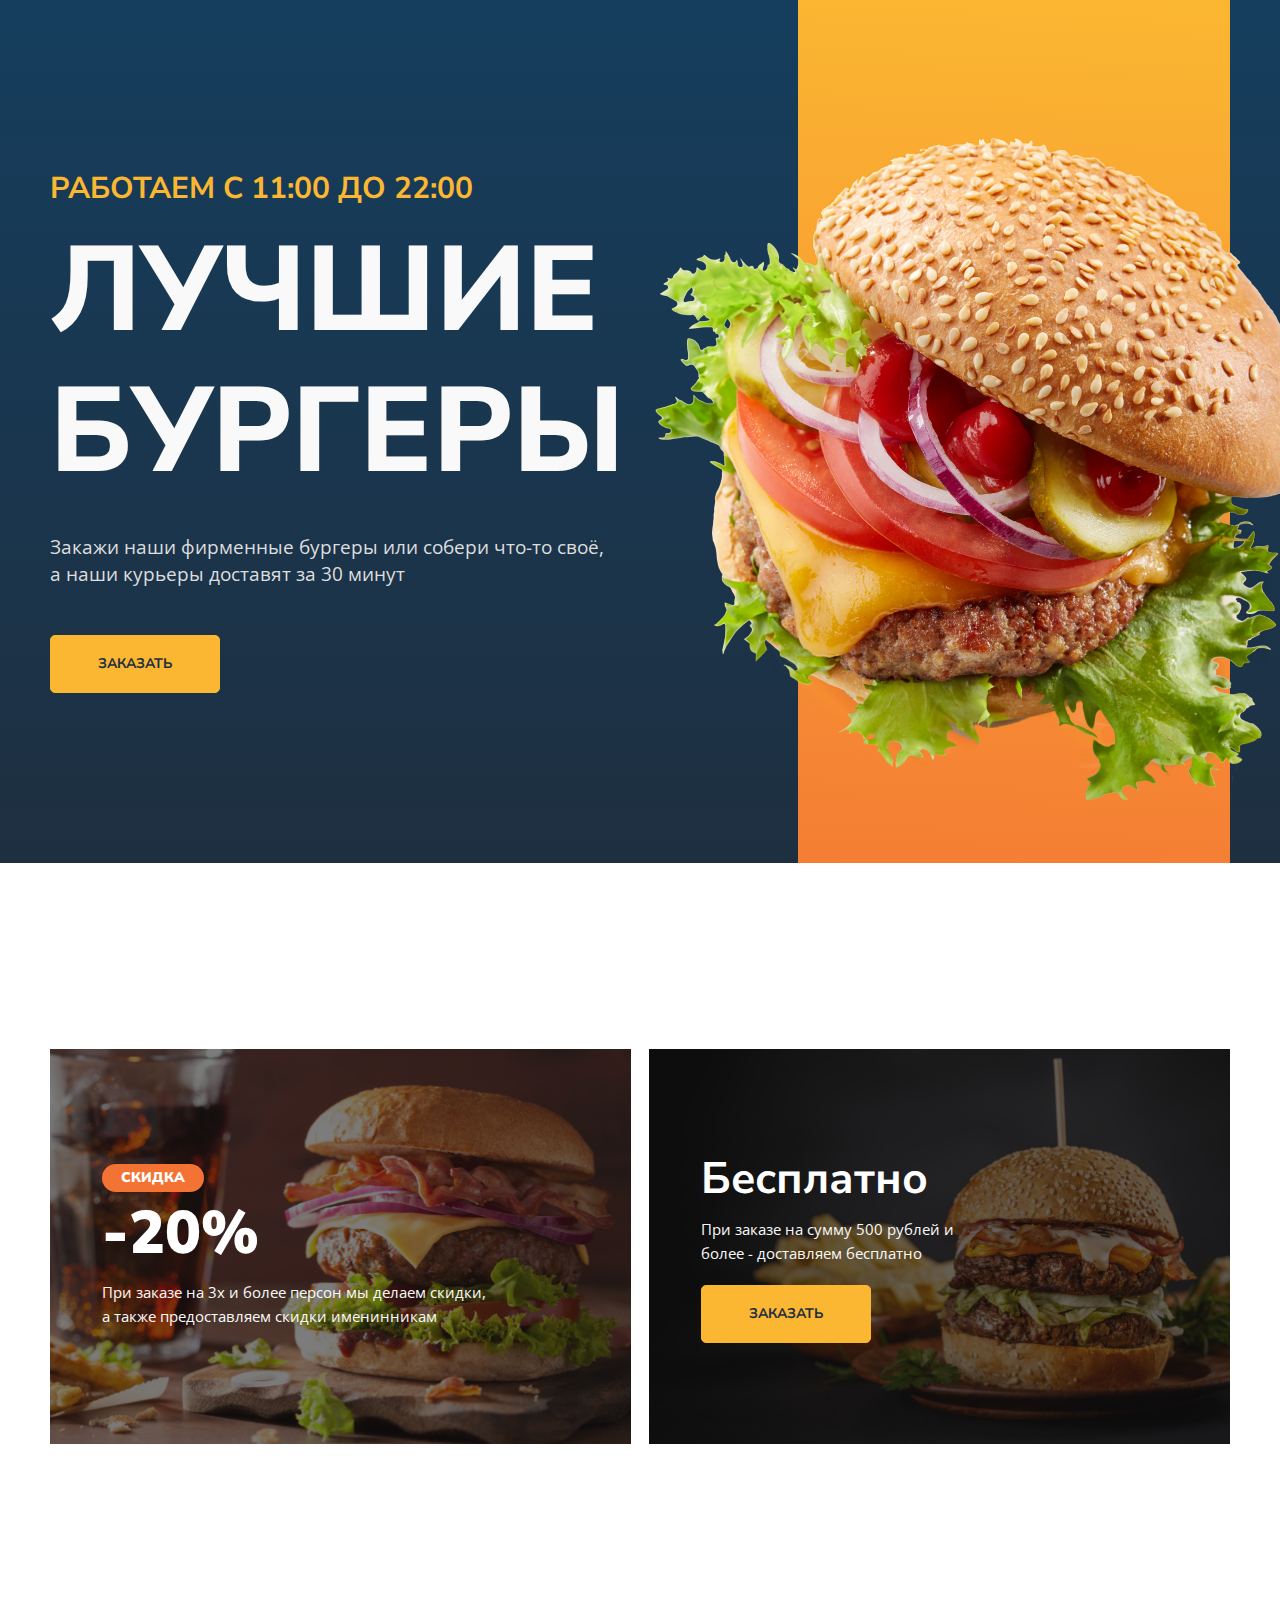
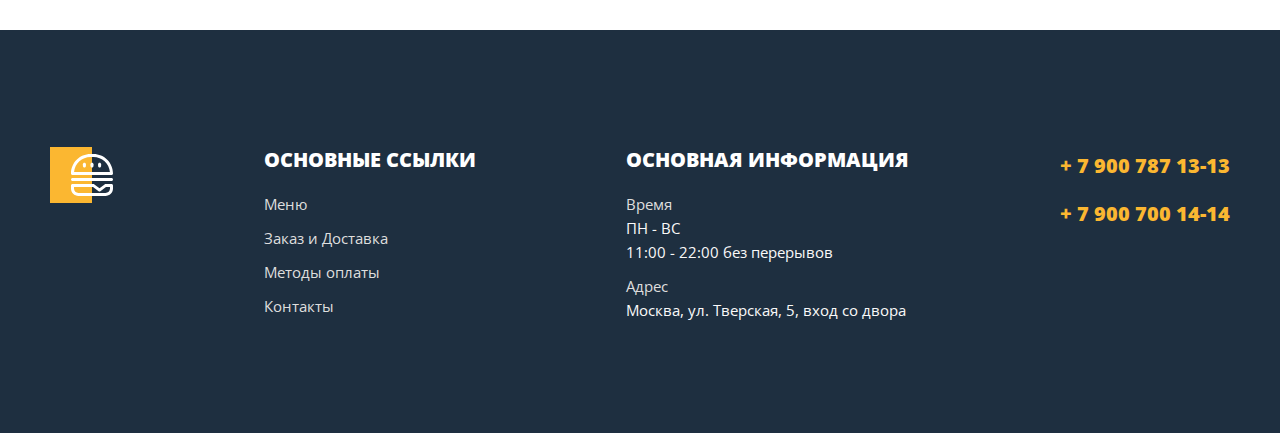
<file: index.html>
<!DOCTYPE html>
<html lang="ru">
<head>
    <meta charset="UTF-8">
    <meta http-equiv="X-UA-Compatible" content="IE=edge">
    <meta name="viewport" content="width=device-width, initial-scale=1.0">
    <title>Burgers</title>
    <link rel="apple-touch-icon" sizes="180x180" href="favicon/apple-touch-icon.png">
    <link rel="icon" type="image/png" sizes="32x32" href="favicon/favicon-32x32.png">
    <link rel="icon" type="image/png" sizes="16x16" href="favicon/favicon-16x16.png">
    <link rel="manifest" href="favicon/site.webmanifest">
    <link rel="mask-icon" href="favicon/safari-pinned-tab.svg" color="#5bbad5">
    <meta name="msapplication-TileColor" content="#ffffff">
    <meta name="theme-color" content="#ffffff">
    <link rel="stylesheet" href="styles/normalize.css">
    <link rel="stylesheet" href="styles/main.css">
    <link rel="preconnect" href="https://fonts.googleapis.com">
    <link rel="preconnect" href="https://fonts.gstatic.com" crossorigin>
    <link href="https://fonts.googleapis.com/css2?family=Nunito+Sans:wght@700;800;900&family=Open+Sans:wght@400;600;700&display=swap" rel="stylesheet"> 
</head>
<body>
    <div class="main">
        <div class="wrapper">
            <div class="main-box">
                <div class="content">
                    <h1 class="content-title">
                        <span>работаем с 11:00 до 22:00</span>
                        Лучшие бургеры
                    </h1>
                    <p class="content-text">
                        Закажи наши фирменные бургеры или собери что-то своё,
                        <br> а наши курьеры доставят за&nbsp;30&nbsp;минут
                    </p>
                    <a class="content-link" href="menu.html">заказать</a>
                </div>
                <div class="visual">
                    <div class="visual-bg"></div>
                    <img src="image/burger.png" alt="Burger">
                </div>
            </div>
        </div>
    </div>
    <div class="promo">
        <div class="wrapper">
            <div class="promo-box">
                <div class="promo-left">
                    <p class="sale">скидка</p>
                    <p class="cost">-20%</p>
                    <p class="promo-description">При заказе на 3х и более персон мы делаем скидки, а также предоставляем скидки именинникам</p>
                </div>
                <div class="promo-right">
                    <p class="free">Бесплатно</p>
                    <p class="promo-description">При заказе на сумму 500 рублей и более&nbsp- доставляем бесплатно</p>
                    <a class="promo-link" href="menu.html">заказать</a>
                </div>
            </div>
        </div>
    </div>
    <footer class="footer">
        <div class="container">
            <div class="footer-box">
                <div class="footer-item">
                    <img class="footer-logo" src="image/footer-logo.svg" alt="Logo">
                </div>
                <div class="footer-item">
                    <h2>основные ссылки</h2>
                    <ul class="footer-list">
                        <li><a href="menu.html">Меню</a></li>
                        <li><a href="#">Заказ и Доставка</a></li>
                        <li><a href="#">Методы оплаты</a></li>
                        <li><a href="#">Контакты</a></li>
                    </ul>
                </div>
                <div class="footer-item">
                    <h2>основная информация</h2>
                    <ul class="footer-list">
                        <li>
                            <span>Время</span>
                            ПН - ВС<br>11:00 - 22:00 без перерывов
                        </li>
                        <li>
                            <span>Адрес</span>
                            Москва, ул. Тверская, 5, вход со двора
                        </li>
                    </ul>
                    </ul>
                </div>
                <div class="footer-tel">
                    <ul class="footer-list footer-list-tel">
                        <li>
                            <a href="tel:+79007871313">+ 7 900 787 13-13</a>
                        </li>
                        <li>
                            <a href="tel:+79007001414">+ 7 900 700 14-14</a>
                        </li>
                    </ul>
                </div>
            </div>
        </div>
    </footer>
</body>
</html>
</file>
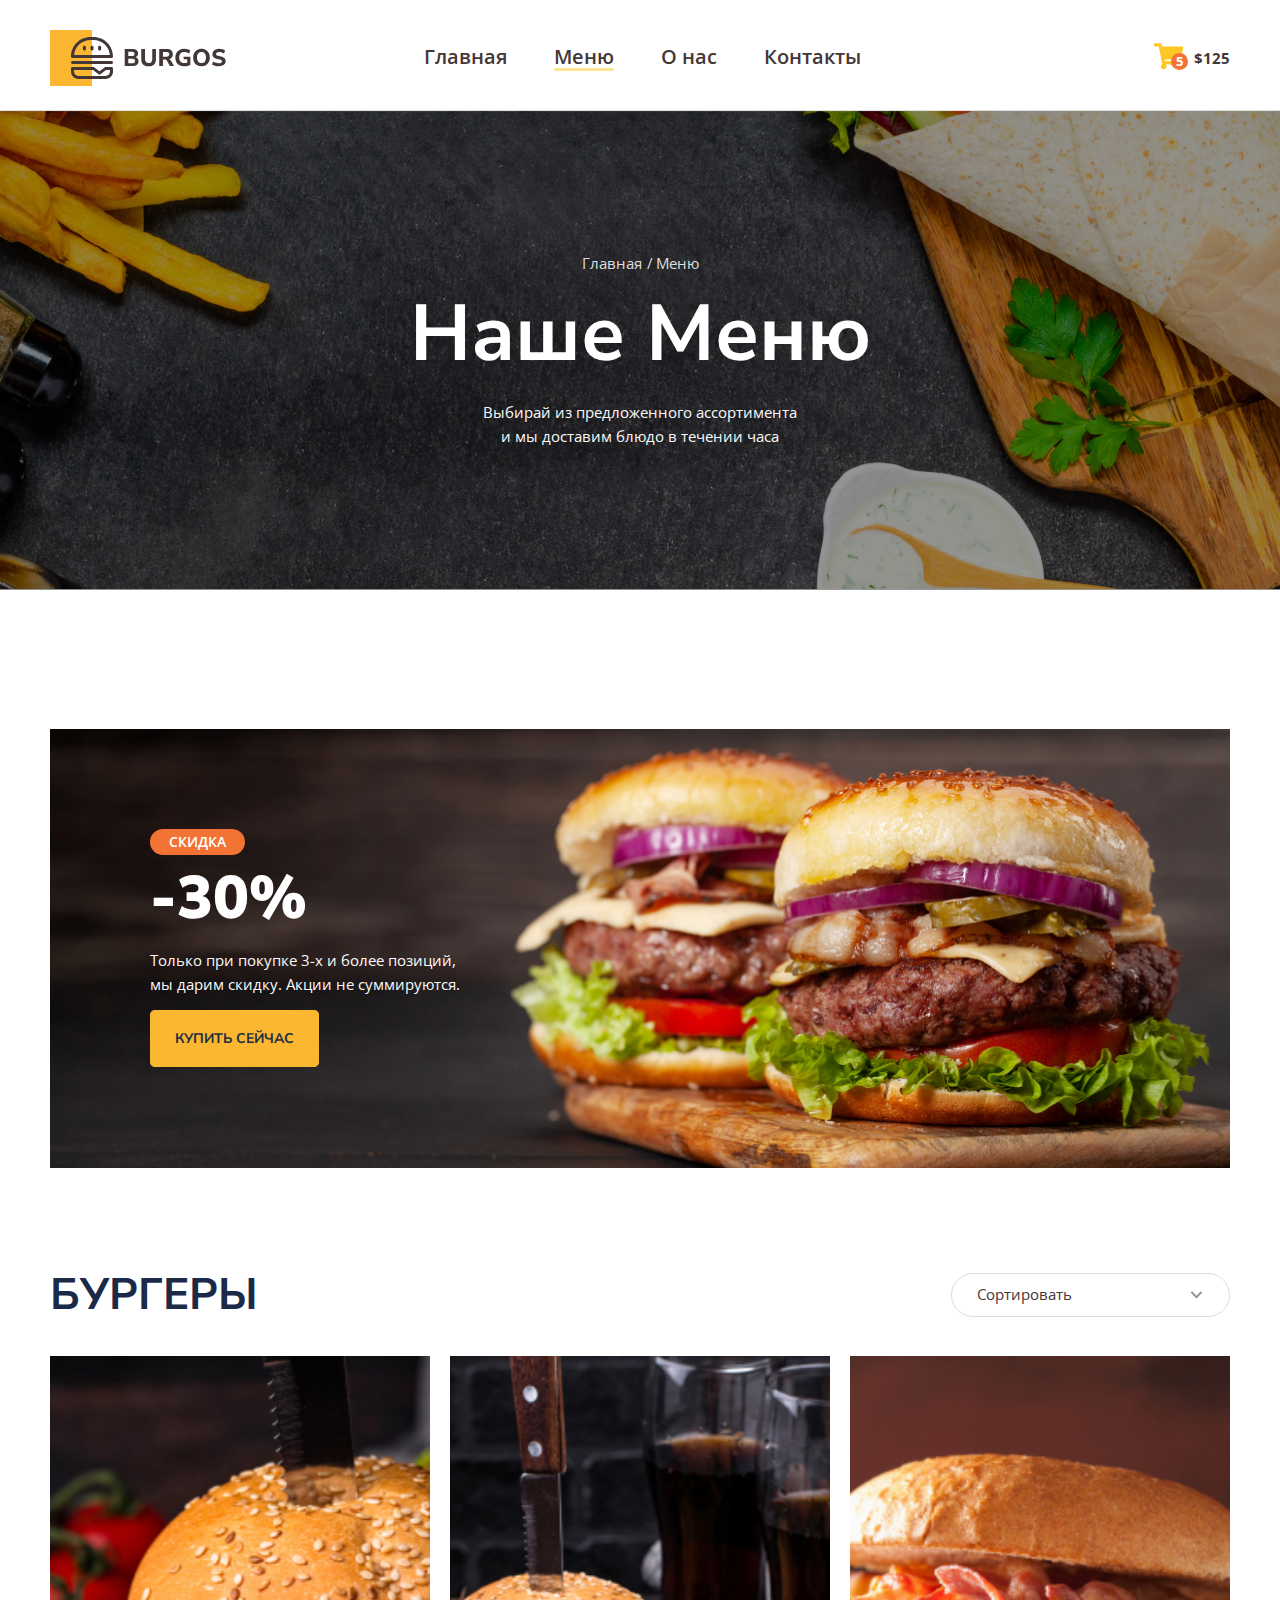
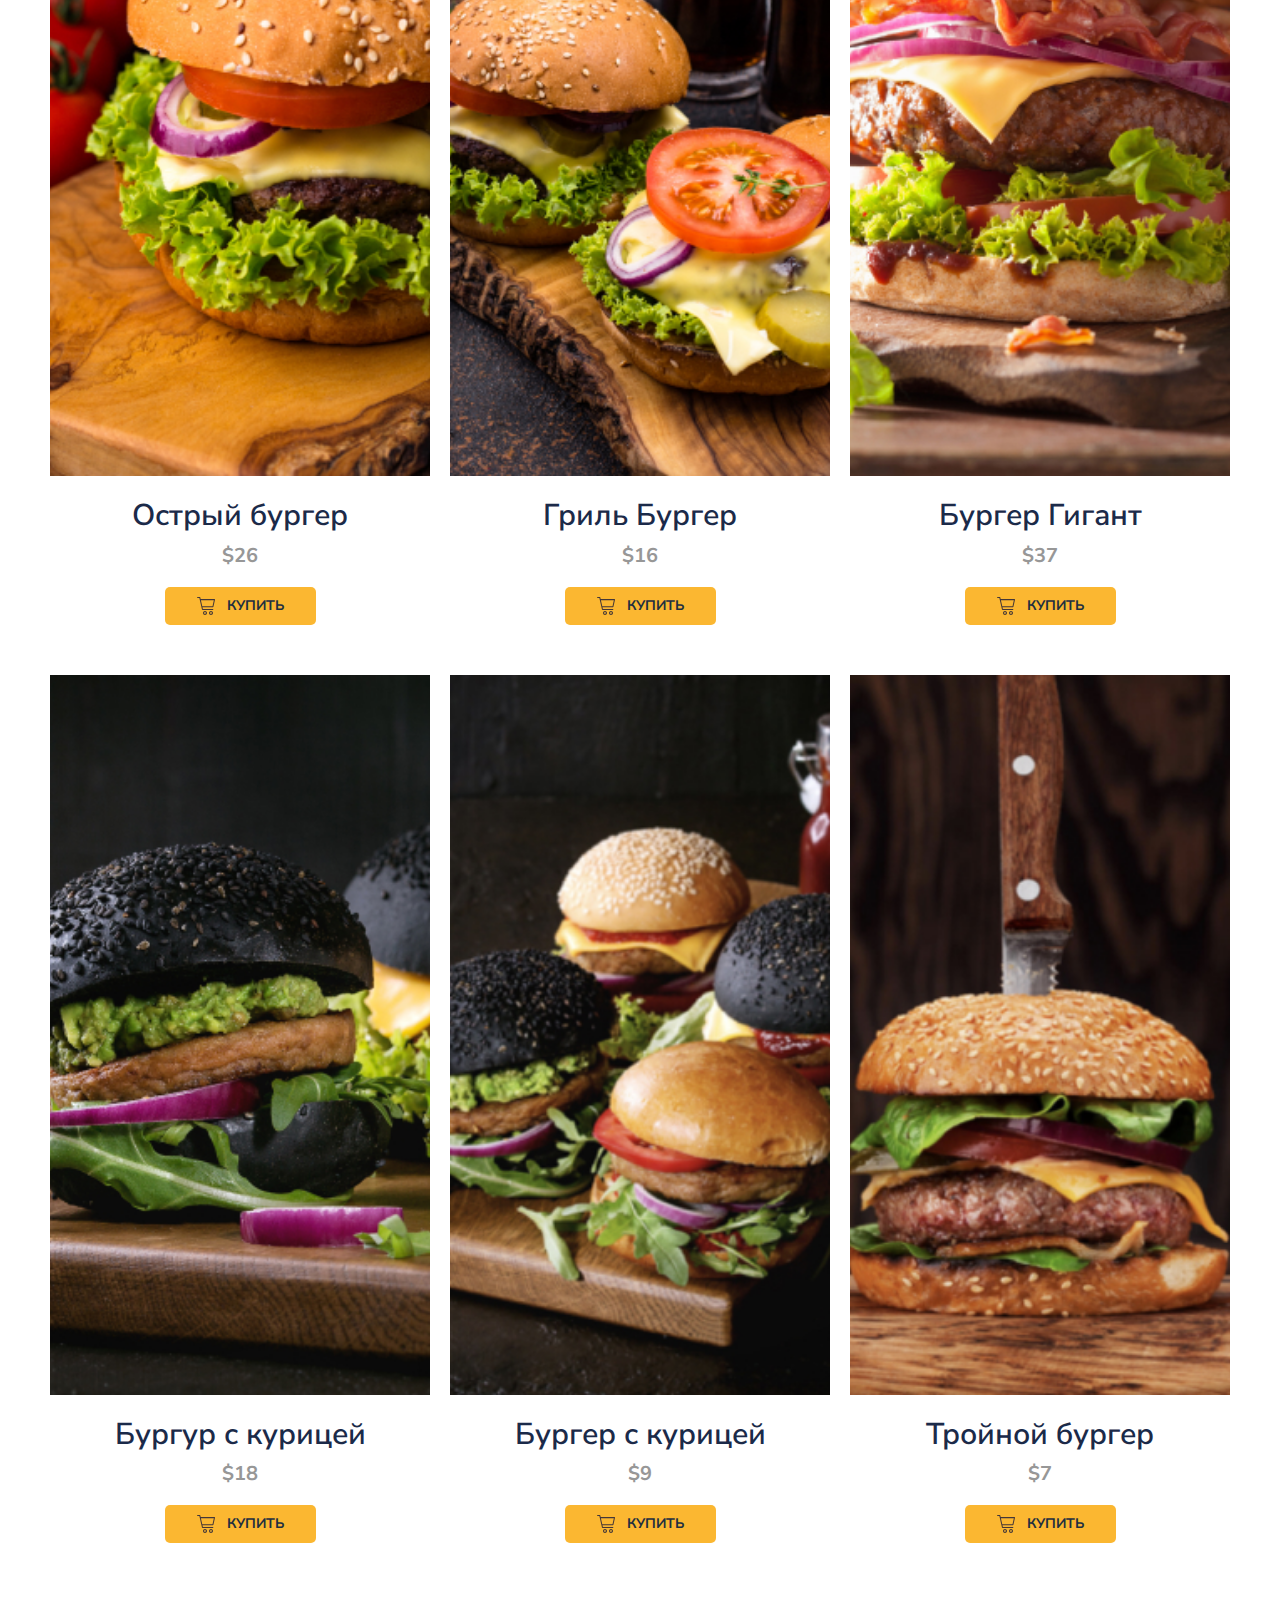
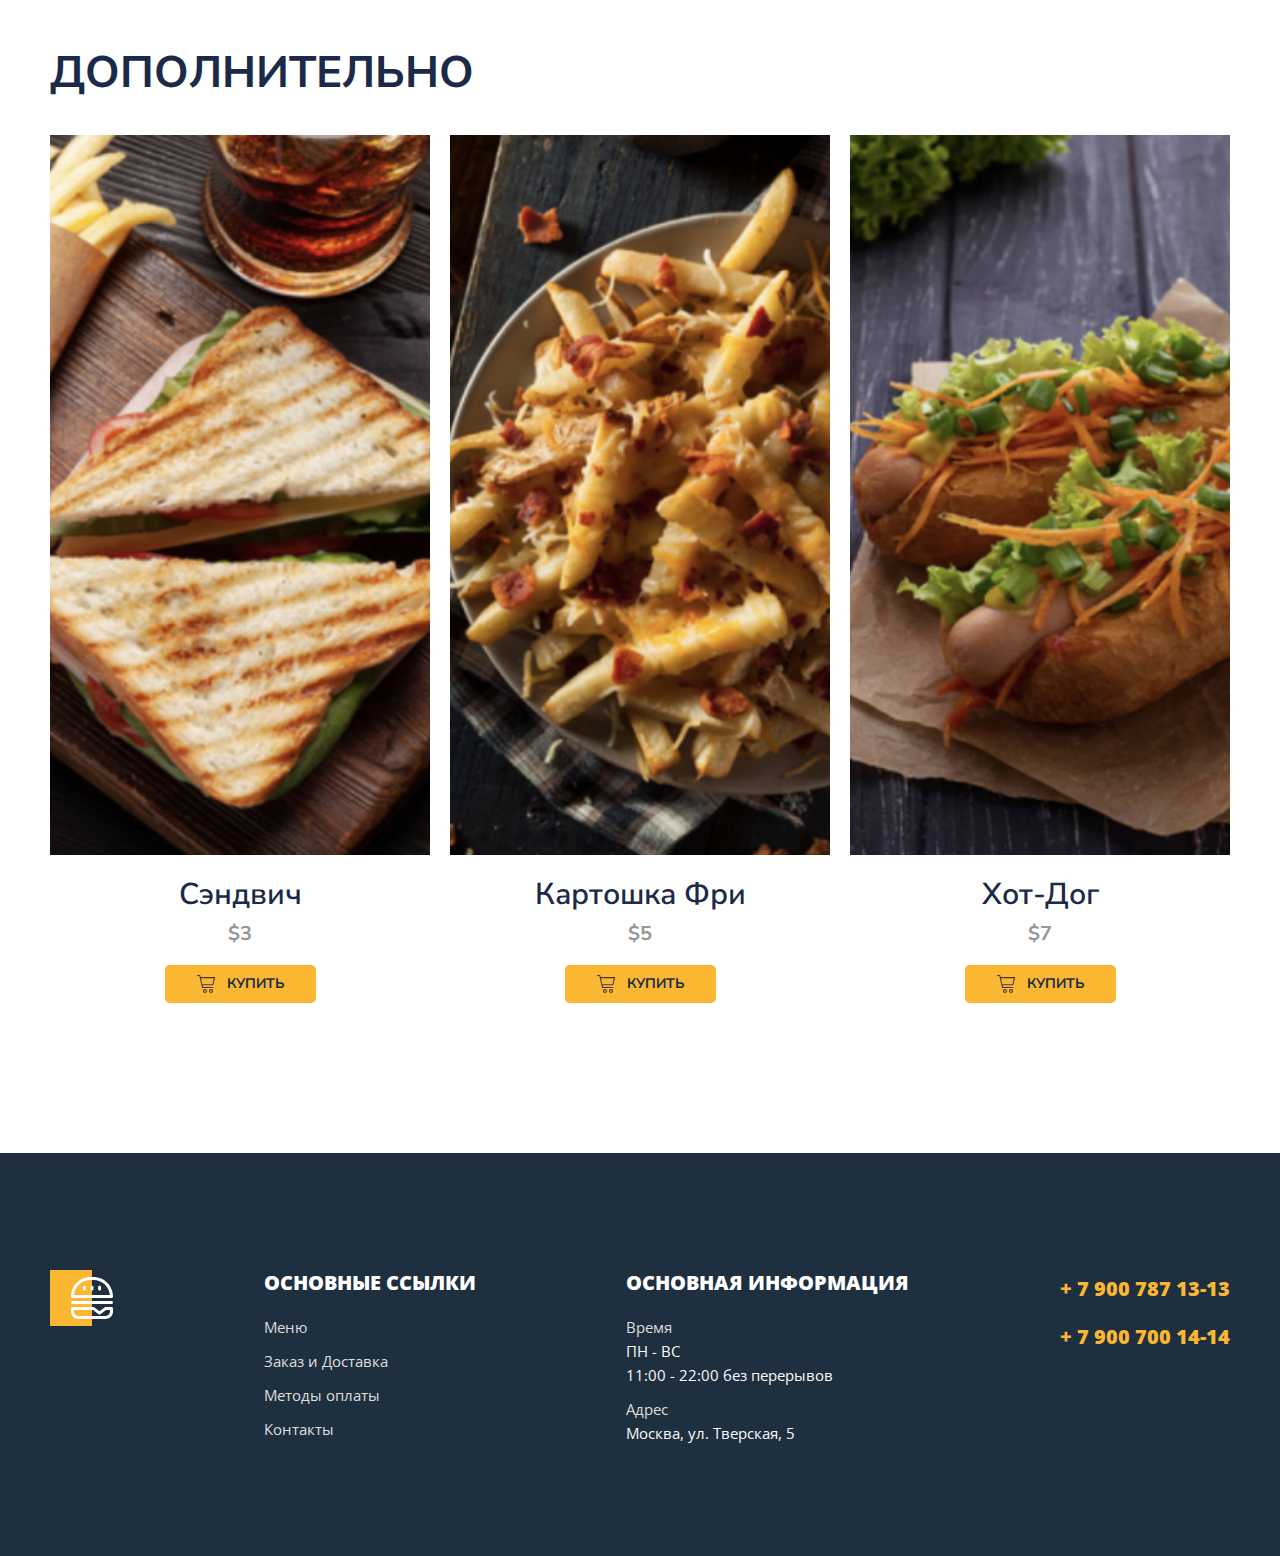
<file: menu.html>
<!DOCTYPE html>
<html lang="ru">
<head>
    <meta charset="UTF-8">
    <meta http-equiv="X-UA-Compatible" content="IE=edge">
    <meta name="viewport" content="width=device-width, initial-scale=1.0">
    <title>Menu</title>
    <link rel="apple-touch-icon" sizes="180x180" href="favicon/apple-touch-icon.png">
    <link rel="icon" type="image/png" sizes="32x32" href="favicon/favicon-32x32.png">
    <link rel="icon" type="image/png" sizes="16x16" href="favicon/favicon-16x16.png">
    <link rel="manifest" href="favicon/site.webmanifest">
    <link rel="mask-icon" href="favicon/safari-pinned-tab.svg" color="#5bbad5">
    <meta name="msapplication-TileColor" content="#ffffff">
    <meta name="theme-color" content="#ffffff">
    <link rel="stylesheet" href="styles/normalize.css">
    <link rel="stylesheet" href="styles/main.css">
    <link rel="preconnect" href="https://fonts.googleapis.com">
    <link rel="preconnect" href="https://fonts.gstatic.com" crossorigin>
    <link href="https://fonts.googleapis.com/css2?family=Nunito+Sans:wght@700;800;900&family=Open+Sans:wght@400;600;700&display=swap" rel="stylesheet"> 
</head>
<body>
    <header id="headerTop">
        <div class="container">
            <div class="header">
                <div class="header-burger">
                    <button class="burger" onclick="openModal()"></button>
                </div>
                <div class="header-item">
                    <a class="header-logo" href="index.html"></a>
                    <nav>
                        <ul class="header-nav">
                            <li><a href="index.html">Главная</a></li>
                            <li><a class="active" href="#">Меню</a></li>
                            <li><a href="#">О нас</a></li>
                            <li><a href="#">Контакты</a></li>
                        </ul>
                    </nav>
                </div>
                <button class="button" type="button">
                    <span class="button-item">
                        <img src="image/shopping-cart.svg" alt="Корзина">
                        <span class="button-count">5</span>
                    </span>
                    <span class="button-text">
                        $125
                    </span>
                </button>
            </div>
        </div>
    </header>
    <div class="bg">
        <div class="container">
            <ul class="breadcrumbs">
                <li><a href="index.html">Главная</a></li>
                <li><a href="#">Меню</a></li>
            </ul>
            <h1 class="title">Наше Меню</h1>
            <p class="description">Выбирай из предложенного ассортимента и мы доставим блюдо в течении часа</p>
        </div>
    </div>
    <main>
        <div class="banner">
            <div class="container">
                <div class="banner-box">
                    <h2 class="banner-title">
                        <span>скидка</span>
                        -30%
                    </h2>
                    <p>Только при&nbspпокупке 3-х и более позиций, мы&nbspдарим скидку. Акции не&nbspсуммируются.</p>
                    <a class="banner-link" href="#menuBurger">
                        купить сейчас
                    </a>
                </div>
            </div>
        </div>
        <!--Menu-->
        <section class="menu" id="menuBurger">
            <div class="container">
                <div class="menu-header">
                    <h2 class="menu-title">Бургеры</h2>
                    <select class="menu-select">
                        <option value="">Сортировать</option>
                        <option id="sort-asc" value="up">По возрастанию</option>
                        <option id="sort-desc" value="down">По убыванию</option>
                    </select>
                </div>
                <div class="menu-grid" id="menuGrid">
                    <div class="menu-grid-item" data-price="26">
                        <div class="menu-grid-cover">
                            <img src="image/menu/hot.jpg" alt="Острый бургер">
                        </div>
                        <p class="menu-grid-title">Острый бургер</p>
                        <p class="menu-grid-price">$26</p>
                        <button class="menu-grid-btn" type="button">
                            <span class="menu-grid-icon"></span>
                            <span class="menu-grid-buy">купить</span>
                        </button>
                    </div>
                    <div class="menu-grid-item" data-price="16">
                        <div class="menu-grid-cover">
                            <img src="image/menu/grill.jpg" alt="Гриль Бургер">
                        </div>
                        <p class="menu-grid-title">Гриль Бургер</p>
                        <p class="menu-grid-price">$16</p>
                        <button class="menu-grid-btn" type="button">
                            <span class="menu-grid-icon"></span>
                            <span class="menu-grid-buy">купить</span>
                        </button>
                    </div>
                
                    <div class="menu-grid-item" data-price="37">
                        <div class="menu-grid-cover">
                            <img src="image/menu/giant.jpg" alt="Бургер Гигант">
                        </div>
                        <p class="menu-grid-title">Бургер Гигант</p>
                        <p class="menu-grid-price">$37</p>
                        <button class="menu-grid-btn" type="button">
                            <span class="menu-grid-icon"></span>
                            <span class="menu-grid-buy">купить</span>
                        </button>
                    </div>
                    <div class="menu-grid-item" data-price="18">
                        <div class="menu-grid-cover">
                            <img src="image/menu/burgur.jpg" alt="Бургур с курицей">
                        </div>
                        <p class="menu-grid-title">Бургур с курицей</p>
                        <p class="menu-grid-price">$18</p>
                        <button class="menu-grid-btn" type="button">
                            <span class="menu-grid-icon"></span>
                            <span class="menu-grid-buy">купить</span>
                        </button>
                    </div>
                    <div class="menu-grid-item" data-price="9">
                        <div class="menu-grid-cover">
                            <img src="image/menu/with-chicken.jpg" alt="Бургер с курицей">
                        </div>
                        <p class="menu-grid-title">Бургер с курицей</p>
                        <p class="menu-grid-price">$9</p>
                        <button class="menu-grid-btn" type="button">
                            <span class="menu-grid-icon"></span>
                            <span class="menu-grid-buy">купить</span>
                        </button>
                    </div>
                    <div class="menu-grid-item" data-price="7">
                        <div class="menu-grid-cover">
                            <img src="image/menu/triple.jpg" alt="Тройной бургер">
                        </div>
                        <p class="menu-grid-title">Тройной бургер</p>
                        <p class="menu-grid-price">$7</p>
                        <button class="menu-grid-btn" type="button">
                            <span class="menu-grid-icon"></span>
                            <span class="menu-grid-buy">купить</span>
                        </button>
                    </div>
                </div>
            </div>
        </section>
        <section class="more">
            <div class="container">
                <div class="menu-header">
                    <h2 class="menu-title">Дополнительно</h2>
                </div>
                <div class="menu-grid">
                    <div class="menu-grid-item">
                        <div class="menu-grid-cover">
                            <img src="image/menu/sandwich.jpg" alt="Сэндвич">
                        </div>
                        <p class="menu-grid-title">Сэндвич</p>
                        <p class="menu-grid-price">$3</p>
                        <button class="menu-grid-btn" type="button">
                            <span class="menu-grid-icon"></span>
                            <span class="menu-grid-buy">купить</span>
                        </button>
                    </div>
                    <div class="menu-grid-item">
                        <div class="menu-grid-cover">
                            <img src="image/menu/fries.jpg" alt="Картошка Фри">
                        </div>
                        <p class="menu-grid-title">Картошка Фри</p>
                        <p class="menu-grid-price">$5</p>
                        <button class="menu-grid-btn" type="button">
                            <span class="menu-grid-icon"></span>
                            <span class="menu-grid-buy">купить</span>
                        </button>
                    </div>
                    <div class="menu-grid-item">
                        <div class="menu-grid-cover">
                            <img src="image/menu/hot-dog.jpg" alt="Хот-Дог">
                        </div>
                        <p class="menu-grid-title">Хот-Дог</p>
                        <p class="menu-grid-price">$7</p>
                        <button class="menu-grid-btn" type="button">
                            <span class="menu-grid-icon"></span>
                            <span class="menu-grid-buy">купить</span>
                        </button>
                    </div>
                </div>
            </div>
        </section>
    </main>
    <footer class="footer">
        <div class="container">
            <div class="footer-box">
                <div class="footer-item">
                    <img class="footer-logo" src="image/footer-logo.svg" alt="Logo">
                </div>
                <div class="footer-item">
                    <h2>основные ссылки</h2>
                    <ul class="footer-list">
                        <li><a href="menu.html">Меню</a></li>
                        <li><a href="#">Заказ и Доставка</a></li>
                        <li><a href="#">Методы оплаты</a></li>
                        <li><a href="#">Контакты</a></li>
                    </ul>
                    <ul class="footer-list footer-list-tel">
                        <li>
                            <a href="tel:+79007871313">+ 7 900 787 13-13</a>
                        </li>
                        <li>
                            <a href="tel:+79007001414">+ 7 900 700 14-14</a>
                        </li>
                    </ul>
                </div>
                <div class="footer-item">
                    <h2>основная информация</h2>
                    <ul class="footer-list">
                        <li>
                            <span>Время</span>
                            ПН - ВС
                            <br>11:00 - 22:00 без перерывов
                        </li>
                        <li>
                            <span>Адрес</span>
                            Москва, ул. Тверская, 5
                        </li>
                    </ul>
                    </ul>
                </div>
                <div class="footer-tel">
                    <ul class="footer-list footer-list-tel">
                        <li>
                            <a href="tel:+79007871313">+ 7 900 787 13-13</a>
                        </li>
                        <li>
                            <a href="tel:+79007001414">+ 7 900 700 14-14</a>
                        </li>
                    </ul>
                </div>
            </div>
        </div>
    </footer>
    <a class="button-up hidden" id="btnUp" href="#headerTop">Наверх</a>
    <div id="modal" class="modal">
        <ul class="header-nav">
            <li><a href="index.html">Главная</a></li>
            <li><a class="active" href="#">Меню</a></li>
            <li><a href="#">О нас</a></li>
            <li><a href="#">Контакты</a></li>
        </ul>
        <button class="burger-close" onclick="closeModal()"></button>
    </div>
    <script>
        //Сортировка товаров
        document.querySelector('#sort-asc').onclick = function (){
            mySort('data-price');
        }
        document.querySelector('#sort-desc').onclick = function (){
            mySortDesc('data-price');
        }

        function mySort(sortType){
            let menuGrid = document.querySelector ('#menuGrid');
            for (let i = 0; i < menuGrid.children.length; i++) {
                for (let j = i; j < menuGrid.children.length; j++) {
                    if (+menuGrid.children[i].getAttribute(sortType) > +menuGrid.children[j].getAttribute(sortType)){
                        replacedNode = menuGrid.replaceChild(menuGrid.children[j], menuGrid.children[i]);
                        insertAfter(replacedNode, menuGrid.children[i]);
                    }
                }
            }
        }
        function mySortDesc(sortType){
            let menuGrid = document.querySelector ('#menuGrid');
            for (let i = 0; i < menuGrid.children.length; i++) {
                for (let j = i; j < menuGrid.children.length; j++) {
                    if (+menuGrid.children[i].getAttribute(sortType) < +menuGrid.children[j].getAttribute(sortType)){
                        replacedNode = menuGrid.replaceChild(menuGrid.children[j], menuGrid.children[i]);
                        insertAfter(replacedNode, menuGrid.children[i]);
                    }
                }
            }
        }

        function insertAfter (elem, refElem){
            return refElem.parentNode.insertBefore(elem, refElem.nextSibling);
        }
        //Smooth Scroll
        const links = document.querySelectorAll(".banner-link");

        for (const link of links) {
            link.addEventListener("click", clickHandler);
        }

        function clickHandler(e) {
            e.preventDefault();
            const href = this.getAttribute("href");

            document.querySelector(href).scrollIntoView({
                behavior: "smooth"
            });
        }
        // Button Up
        window.onscroll = function(){scrollFunction()};

        const upbuttons = document.querySelectorAll(".button-up");

        for (const upbutton of upbuttons) {
            upbutton.addEventListener("click", clickHandler);
        }

        function clickHandler(e) {
            e.preventDefault();
            const href = this.getAttribute("href");

        document.querySelector(href).scrollIntoView({
            behavior: "smooth"
        });
        }

        function scrollFunction(){
            if ( document.body.scrollTop > 1000 || document.documentElement.scrollTop > 1000){
                document.getElementById('btnUp').className = 'button-up visible';
            } else {
                document.getElementById('btnUp').className = 'button-up hidden';
            }
        }
        //Menu
        function openModal() {
            document.getElementById("modal").style.top = "0px";
        }

        function closeModal() {
            document.getElementById("modal").style.top = "-400px";
        }
    </script>
</body>
</html>
</file>
<file: styles/main.css>
body {
    font-family: 'Nunito Sans', sans-serif;
}
header {
    border-bottom: 1px solid #DEDEDE;
}
.container {
    max-width: 1180px;
    margin: 0 auto;
    padding-left: 15px;
    padding-right: 15px;
}
.header {
    display: flex;
    align-items: center;
    justify-content: space-between;
    font-family: 'Open Sans', sans-serif;
    padding-top: 30px;
    padding-bottom: 24px;
}
.header-item {
    display: flex;
    align-items: center;
    justify-content: space-between;
    flex-basis: 68.7%;
}
.header-logo {
    display: block;
    width: 176px;
    height: 56px;
    background-image: url(../image/Logo_Burgos.svg);
    background-repeat: no-repeat;
    background-size: cover;
}
.header-nav {
    display: flex;
    align-items: center;
    justify-content: space-between;
    gap: 47px;
    list-style: none;
    margin: 0;
}
.header-nav a {
    color: #443737;
    font-weight: 600;
    font-size: 20px;
    text-decoration: none;
    transition: 0.2s;
}
.header-nav a:hover {
    color: #FFC725;
}
.header-nav a::after {
    content: '';
    background-color: transparent;
    width: 100%;
    height: 3px;
    border-radius: 1.5px;
    display: block;
}
.header-nav a.active::after {
    background-color: #FFC725;
    opacity: 0.5;
}
.button {
    display: flex;
    align-items: center;
    background-color: transparent;
    border: none;
    padding: 0;
    gap: 10px;
    cursor: pointer;
}
.button-item {
    position: relative;
}
.button-count {
    background-color: #F37335;
    color: #FFFFFF;
    font-weight: 700;
    font-size: 13px;
    line-height: 1.3;
    border-radius: 100%;
    position: absolute;
    text-align: center;
    width: 17px;
    height: 17px;
    bottom: 3px;
    right: -4px;
}
.button-text {
    color: #443737;
    font-weight: 700;
    font-size: 15px;
    line-height: 20px;
}
.bg {
    background-image: url(../image/content.jpg);
    background-size: cover;
    background-position: center center;
    color: #FFFFFF;
    text-align: center;
    padding: 142px 0;
}
.breadcrumbs {
    display: flex;
    justify-content: center;
    padding-left: 0;
    margin-top: 0;
    list-style: none;
    gap: 8px;
}
.breadcrumbs a {
    color: #DEDEDE;
    font-family: 'Open Sans', sans-serif;
    font-weight: 400;
    font-size: 15px;
    line-height: 20px;
    text-decoration: none;
    text-align: center;
    transition: 0.2s;
}
.breadcrumbs a:hover {
    color: #FFC725;
}
.breadcrumbs a::before {
    content: '/';
    position: relative;
    left: -3px;
    pointer-events: none;
}
.breadcrumbs a:hover::before {
    color: #DEDEDE;
}
.breadcrumbs li:first-child a::before {
    display: none;
}
.title {
    font-weight: 700;
    font-size: 79px;
    margin-top: 10px;
    margin-bottom: 20px;
}
.description {
    color: #FAF9F9;
    font-family: 'Open Sans', sans-serif;
    font-weight: 400;
    font-size: 15px;
    line-height: 1.6;
    max-width: 320px;
    margin: 0 auto;
}
.banner {
    margin-top: 139px;
    margin-bottom: 82px;
}
.banner-box {
    background-image: url(../image/banner.jpg);
    background-size:cover;
    background-position: 0 center;
    background-repeat: no-repeat;
    color: #FFFFFF;
    text-align: left;
    padding: 100px 100px 120px;
}
.banner-title {
    font-weight: 900;
    font-size: 60px;
    margin-top: 0;
    margin-bottom: 10px;
}
.banner-title span {
    background-color: #F37335;
    border-radius: 14px;
    font-family: 'Open Sans', sans-serif;
    font-weight: 600;
    font-size: 14px;
    text-transform: uppercase;
    text-align: center;
    display: block;
    max-width: 95px;
    padding: 5px 0;
    margin-bottom: 9px;
}
.banner-box p {
    color: #FAF9F9;
    font-family: 'Open Sans', sans-serif;
    font-weight: 400;
    font-size: 15px;
    line-height: 160%;
    max-width: 353px;
    margin-bottom: 33px;
}
.banner-link {
    background-color: #FBB731;
    border: 1px solid #FBB731;
    border-radius: 5px;
    color: #1E2F40;
    font-weight: 700;
    font-size: 14px;
    text-decoration: none;
    text-transform: uppercase;
    padding: 18px 24px;
    transition: 0.2s;
}
.banner-link:hover {
    background-color: transparent;
    color: #FBB731;
}
.menu {
    padding-top: 20px;
    margin-bottom: 105px;
}
.menu-header {
    display: flex;
    align-items: center;
    justify-content: space-between;
    margin-bottom: 36px;
}
.menu-title {
    color: #1B2A49;
    font-weight: 700;
    font-size: 44px;
    text-transform: uppercase;
    margin: 0;
}
.menu-select {
    background-image: url(../image/chevron-down.svg);
    background-size: 12.77px 7.77px;
    background-repeat:no-repeat;
    background-position: 90% center;
    background-color: #FFFFFF;
    border: 1px solid #DEDEDE;
    border-radius: 22px;
    color: #443737;
    font-family: 'Open Sans', sans-serif;
    font-weight: 400;
    font-size: 15px;
    appearance: none;
    flex-basis: 279px;
    padding: 12px 25px;
}
.menu-grid {
    display: grid;
    grid-template-columns: repeat(3, 1fr);
    gap: 50px 20px;
    text-align: center;
    margin-bottom: 100px;
}
.menu-grid-cover {
    width: 100%;
    height: 56.25vw;
    position: relative;
    overflow: hidden;
    margin-bottom: 23px;
}
.menu-grid-cover img {
    position: absolute;
    left: 50%;
    top: 50%;
    transform: translate(-50%, -50%);
    object-fit: cover;
    width: 100%;
    height: 56.25vw;
}
.menu-grid-title {
    color: #1B2A49;
    font-weight: 600;
    font-size: 30px;
    text-align: center;
    margin: 0;
}
.menu-grid-price {
    color: #979797;
    font-weight: 700;
    font-size: 20px;
    margin: 10px 0 20px;
}
.menu-grid-btn {
    display: flex;
    justify-content: center;
    align-items: center;
    gap: 12px;
    background-color: #FBB731;
    border: none;
    border-radius: 5px;
    cursor: pointer;
    transition: 0.2s;
    padding: 10px 32px;
    margin: 0 auto;
}
.menu-grid-btn:hover {
    background-color: #F37335;
}
.menu-grid-icon {
    background-image: url(../image/cart-menu.svg);
    display: block;
    background-size: cover;
    width: 18px;
    height: 18px;
    background-repeat: no-repeat;
}
.menu-grid-buy {
    color: #1E2F40;
    font-weight: 700;
    font-size: 14px;
    text-transform: uppercase;
    margin: 0;
}
.more {
    margin-top: 0;
    margin-bottom: 150px;
}
.footer {
    font-family: 'Open Sans', sans-serif;
    background: #1E2F40;
    color: #FFFFFF;
    padding-top: 117px;
    padding-bottom: 95px;
    margin-top: 0;
}
.footer-box {
    display: flex;
    justify-content: space-between;
    gap: 120px;
}
.footer-logo {
    width: 63px;
    height: 56px;
}
.footer-item h2 {
    font-weight: 800;
    font-size: 20px;
    line-height: 130%;
    text-transform: uppercase;
    margin-top: 0;
    margin-bottom: 19px;
}
.footer-list {
    list-style-type: none;
    padding-left: 0;
}
.footer-list li {
    color: #FAF9F9;
    font-weight: 400;
    font-size: 15px;
    line-height: 160%;
    margin-bottom: 10px;
}
.footer-list a {
    color: #DEDEDE;
    text-decoration: none;
    transition: 0.3s;
}
.footer-list a:hover {
    color: #FBB731;
}
.footer-item span {
    display: block;
    color: #DEDEDE;
    font-weight: 400;
    margin-bottom: 0;
}
.footer-list-tel {
    margin-top: 0;
    margin-bottom: 0;
}
.footer-list-tel a {
    color: #FBB731;
    font-weight: 800;
    font-size: 20px;
    line-height: 190%;
    text-transform: uppercase;
}
.footer-list-tel a:hover {
    color: #DEDEDE;
}
.button-up {
    background-color: #FBB731;
    border: none;
    border-radius: 5px;
    color: #1E2F40;
    font-weight: 700;
    font-size: 14px;
    text-transform: uppercase;
    text-decoration: none;
    padding: 10px 32px;
    cursor: pointer;
    position: fixed;
    bottom: 20px;
    right: 20px;
    transition: 1s;
}
.button-up:hover {
    background-color: #F37335;
}
.button-up.hidden {
    opacity: 0;
}
.button-up.visible {
    opacity: 1;
}
    /*style index.html*/
.main {
    background: linear-gradient(180deg, #0C4C7B -100%, #1E2F40 100%);
}
.wrapper {
    max-width: 1180px;
    margin: 0 auto;
}
.main-box {
    display: flex;
    justify-content: space-between;
}
.content {
    font-family: 'Nunito Sans', sans-serif;
    flex: 0 0 580px;
    padding: 170px 0;
}
.content-title {
    color: #FAF9F9;
    font-weight: 800;
    font-size: 120px;
    line-height: 117%;
    text-transform: uppercase;
    margin-top: 0;
    margin-bottom: 32px;
}
.content-title span {
    display: block;
    color: #FBB731;
    font-weight: 700;
    font-size: 30px;
    line-height: 127%;
    margin-bottom: 13px;
}
.content-text {
    color: #DEDEDE;
    font-family: 'Open Sans', sans-serif;
    font-weight: 400;
    font-size: 19px;
    line-height: 140%;
    margin-top: 0;
    margin-bottom: 48px;
}
.content-link,
.promo-link {
    color:#1E2F40;
    background-color: #FBB731;
    border: 1px solid #FBB731;
    border-radius: 5px;
    text-decoration: none;
    padding: 19px 47px;
    display: inline-block;
    text-transform: uppercase;
    text-align: center;
    font-weight: 700;
    font-size: 14px;
    line-height: 129%;
    transition: 0.2s;
}
.main a:hover,
.promo a:hover {
    background-color: transparent;
    color: #FBB731;
}
.visual {
    flex-grow: 1;
    display: flex;
    justify-content: flex-end;
    position: relative;
}
.visual-bg {
    width: 432px;
    height: 100%;
    background: linear-gradient(2.42deg, #F37335 -19.6%, #FBB731 100.79%, #FDC830 100.79%);
    margin-left: 168px;
}
.main img {
    width: 829px;
    position: absolute;
    right: -169px;
}
.promo {
    color: #FFFFFF;
    font-family: 'Nunito Sans', sans-serif;
    margin: 186px 0;
}
.promo-box {
    display: flex;
    justify-content: space-between;
    height: 395px;
}
.promo-left,
.promo-right {
    flex: 0 0 49.2%;
    box-sizing: border-box;
    background-repeat: no-repeat;
    background-size: cover;
    background-position: center;
}
.promo-left {
    background-image: url(../image/promo-left.png);
    padding: 115px 52px;
}
.sale {
    background: #F37335;
    display: inline-block;
    border-radius: 14px;
    font-weight: 900;
    font-size: 14px;
    text-transform: uppercase;
    padding: 6px 19px;
    margin-top: 0;
    margin-bottom: 7px;
}
.cost {
    font-weight: 900;
    font-size: 60px;
    margin-top: 0;
    margin-bottom: 12px;
}
.promo-description {
    color: #FAF9F9;
    font-family: 'Open Sans', sans-serif;
    font-weight: 400;
    font-size: 15px;
    line-height: 160%;
    margin: 0;
}
.promo-right {
    background-image: url(../image/promo-right-b.png);
    padding: 105px 52px;
}
.free {
    font-weight: 700;
    font-size: 44px;
    margin-top: 0;
    margin-bottom: 12px;
}
.promo-left .promo-description {
    max-width: 392.26px;
}
.promo-right .promo-description {
    max-width: 299px;
    margin-bottom: 20px;
}
.burger {
    width: 34px;
    height: 22px;
    background-image: url(../image/Menu.svg);
    background-color: transparent;
    background-repeat: no-repeat;
    background-size: contain;
    border: none;
    cursor: pointer;
}
/*Modal*/
.modal {
    background-color: #FFF8DC;
    max-width: 500px;
    text-align: center;
    position: absolute;
    top: -400px;
    left: 0;
    right: 0;
    margin: 20px auto 0;
    padding: 40px 30px;
    box-sizing: border-box;
    transition: .5s;
}
.modal .header-nav {
    flex-direction: column;
    align-items: center;
    gap: 23px;
    margin: 0;
}
.burger-close {
    width: 22px;
    height: 22px;
    background-image: url(../image/Burger_close.svg);
    background-color: transparent;
    background-size: contain;
    background-repeat: no-repeat;
    border: none;
    position: absolute;
    top: 20px;
    right: 20px;
    cursor: pointer;
}

/* Responsive Main*/
@media (min-width: 1001px) {
    .footer-list + .footer-list-tel {
        display: none;
    }
}
@media (min-width: 766px) {
    .header-burger {
        display: none;
    }
    .modal {
        display: none;
    }
}
@media (max-width: 1000px) {
    .container {
        max-width: 738px;
    }
    header {
        border: none;
    }
    .header-logo {
        width: 150px;
        height: 48px;
        background-size: contain;
    }
    .header-nav {
        gap: 22px;
    }
    .header-item {
        flex-basis: 75.55%;
    }
    .button-count {
        bottom: 5px;
    }
    .bg {
        background-position: -548px center;
        margin-top: 4px;
    }
    .bg .container {
        padding-left: 27px;
    }
    .banner {
        margin-top: 70px;
        margin-bottom: 61px;
    }
    .banner-box {
        background-position: -80px center;
        padding: 98px 40px 120px;
    }
    .banner-title span {
        padding: 7px 0;
        margin-bottom: 6px;
    }
    .menu {
        padding-top: 22px;
        margin-bottom: 0;
    }
    .menu-grid {
        grid-template-columns: repeat(2, 1fr);
        gap: 51px 18px;
        margin-bottom: 94px;
    }
    .more {
        margin-bottom: 89px;
    }
    .more .menu-grid {
        display: flex;
        width: auto;
        overflow-x: scroll;
        overflow-y: hidden;
        padding-bottom: 50px;
        gap: 14px;
    }
    .menu-grid .menu-grid-item {
        flex: 0 0 276px;
    }
    .more .menu-grid-cover,
    .more .menu-grid-cover img{
        height: 56.25vw;
    }
    .menu-grid-cover {
        margin-bottom: 22.5px;
    }
    .footer {
        padding-top: 59px;
        padding-bottom: 53px;
    }
    .footer-box {
        gap: 20px;
    }
    .footer-item h2 {
        margin-bottom: 19px;
    }
    .footer-tel {
        display: none;
    }
    .footer-list + .footer-list_tel {
        display: block;
    }
    .button-up {
        display: none;
    }
}
@media (max-width: 765px) {
    nav {
        display: none;
    }
    .header {
        gap: 21px;
    }
}
@media (max-width: 567px) {
    .header {
        padding: 13px 0 15px;
        gap: 0;
        margin-top: 13px;
    }
    .header-item nav {
        display: none;
    }
    .header-logo {
        margin-left: 21px;
    }
    .bg {
        padding: 54px 0;
        margin-bottom: 36px;
    }
    .breadcrumbs {
        gap: 7px;
    }
    .breadcrumbs a {
        font-size: 14px;
        line-height: 19px;
    }
    .title {
        font-size: 38px;
        margin-top: 26px;
        margin-bottom: 13px;
    }
    .description {
        font-size: 12px;
        line-height: 1.67;
        max-width: 277px;
    }
    .banner {
        margin-top: 0;
        margin-bottom: 54px;
    }
    .banner-box {
        padding: 35px 24px 34px;
    }
    .banner-title {
        margin-bottom: 0;
    }
    .banner-title span {
        margin-bottom: 7px;
    }
    .banner-box p {
        max-width: 244px;
    }
    .banner-link {
        padding: 19px 25px;
    }
    .menu {
        margin-top: 0;
        margin-bottom: -35px;
    }
    .menu-header {
        margin-bottom: 31px;
    }
    .menu-title {
        font-size: 27px;
    }
    .menu-select {
        background-size: 12.79px 7.75px;
        font-size: 12px;
        flex-basis: 136px;
        padding: 12px 10px;
    }
    .menu-grid {
        grid-template-columns: repeat(2, 1fr);
        gap: 24px 11px;
        margin-bottom: 98px;
    }
    .menu-grid-cover {
        width: 43.44vw;
        height: 56.25vw;
        margin-bottom: 10px;
    }
    .menu-grid-cover img {
        height: 100%;
    }
    .menu-grid-title {
        font-weight: 700;
        font-size: 13px;
    }
    .menu-grid-price {
        font-size: 16px;
        margin: 6px 0 11px;
    }
    .menu-grid-btn {
        gap: 2px;
        padding: 11px 25px;
    }
    .more {
        margin-bottom: 61px;
    }
    .more .menu-header {
        margin-bottom: 35px;
    }
    .more .menu-grid {
        gap: 5px;
        padding-bottom: 0;
        margin-bottom: 61px;
    }
    .more .menu-grid-item {
        flex: 0;
    }
    .footer {
        padding-top: 60px;
        padding-bottom: 60px;
    }
    .footer-box {
        display: grid;
        grid-template-columns: 30% 70%;
        grid-template-areas: "logo tel" "links links" "info info" ;
        gap: 0;
    }
    .footer-item {
        flex: 0 0 auto;
    }
    .footer-item h2 {
        text-transform: uppercase;
        font-weight: 800;
        font-size: 18px;
        line-height: 211%;
        margin: 0;
    }
    .footer-list li {
        line-height: 160%;
    }
    .footer-list a {
        color: #DEDEDE;
        font-weight: 400;
        text-decoration: none;
    }
    .footer-list a:hover {
        color: #FBB731;
    }
    .footer-item span {
        color: #DEDEDE;
        font-weight: 400;
        margin-bottom: 4px;
    }
    .footer-list + .footer-list-tel{
        display: none;
    }
    .footer-item:nth-child(1) {
        grid-area: logo;
    }
    .footer-item:nth-child(2) {
        grid-area: links;
    }
    .footer-item:nth-child(3) {
        grid-area: info;
    }
    .footer-tel {
        display: block;
        grid-area: tel;
        text-align: right;
    }
    .footer-list-tel a {
        color: #FBB731;
        font-family: 'Nunito Sans', sans-serif;
    }
}
@media (max-width: 360px) {
    .header-logo {
        width: 116px;
        height: 37px;
        background-size: contain;
    }
}
@media (max-width: 320px) {
    .banner-box {
        background-position: 25% center;
    }
}
/*Responsive Index*/
@media (max-width: 1000px) {
    .wrapper {
       max-width: 738px;
    }
    .content {
        padding: 42px 14px 124px;
    }
    .content-title {
        font-size: 86px;
        line-height: 117%;
        margin-bottom: 21px;
    }
    .content-title span {
        font-size: 22px;
        line-height: 124%;
        margin-bottom: 11px;
    }
    .content-text {
        font-size: 14px;
        line-height: 140%;
        margin-bottom: 34px;
    }
    .content-link,
    .promo-link {
        padding: 16px 39px;
        font-size: 13px;
        line-height: 123%;
    }
    .visual {
        flex-grow: 1;
        display: flex;
        justify-content: flex-end;
        position: relative;
    }
    .visual-bg {
        width: 198px;
        height: 100%;
        margin-left: -68px;
    }
    .main img {
        width: 523px;
        position: absolute;
        top: 111px;
        right: -154px;
    }
    .promo {
        margin: 105px 0;
    }
    .promo-box {
        height: 298px;
    }
    .promo-left {
        padding: 44px 30px;
    }
    .sale {
        padding: 6px 21px;
    }
    .promo-right {
        padding: 63px 31px;
    }
    .promo-right .promo-description {
        margin-bottom: 16px;
    }
    .burger {
        width: 34px;
        height: 22px;
        background-image: url(../image/Menu.svg);
        background-color: transparent;
        background-repeat: no-repeat;
        background-size: contain;
        border: none;
        cursor: pointer;
    }
}
</file>
